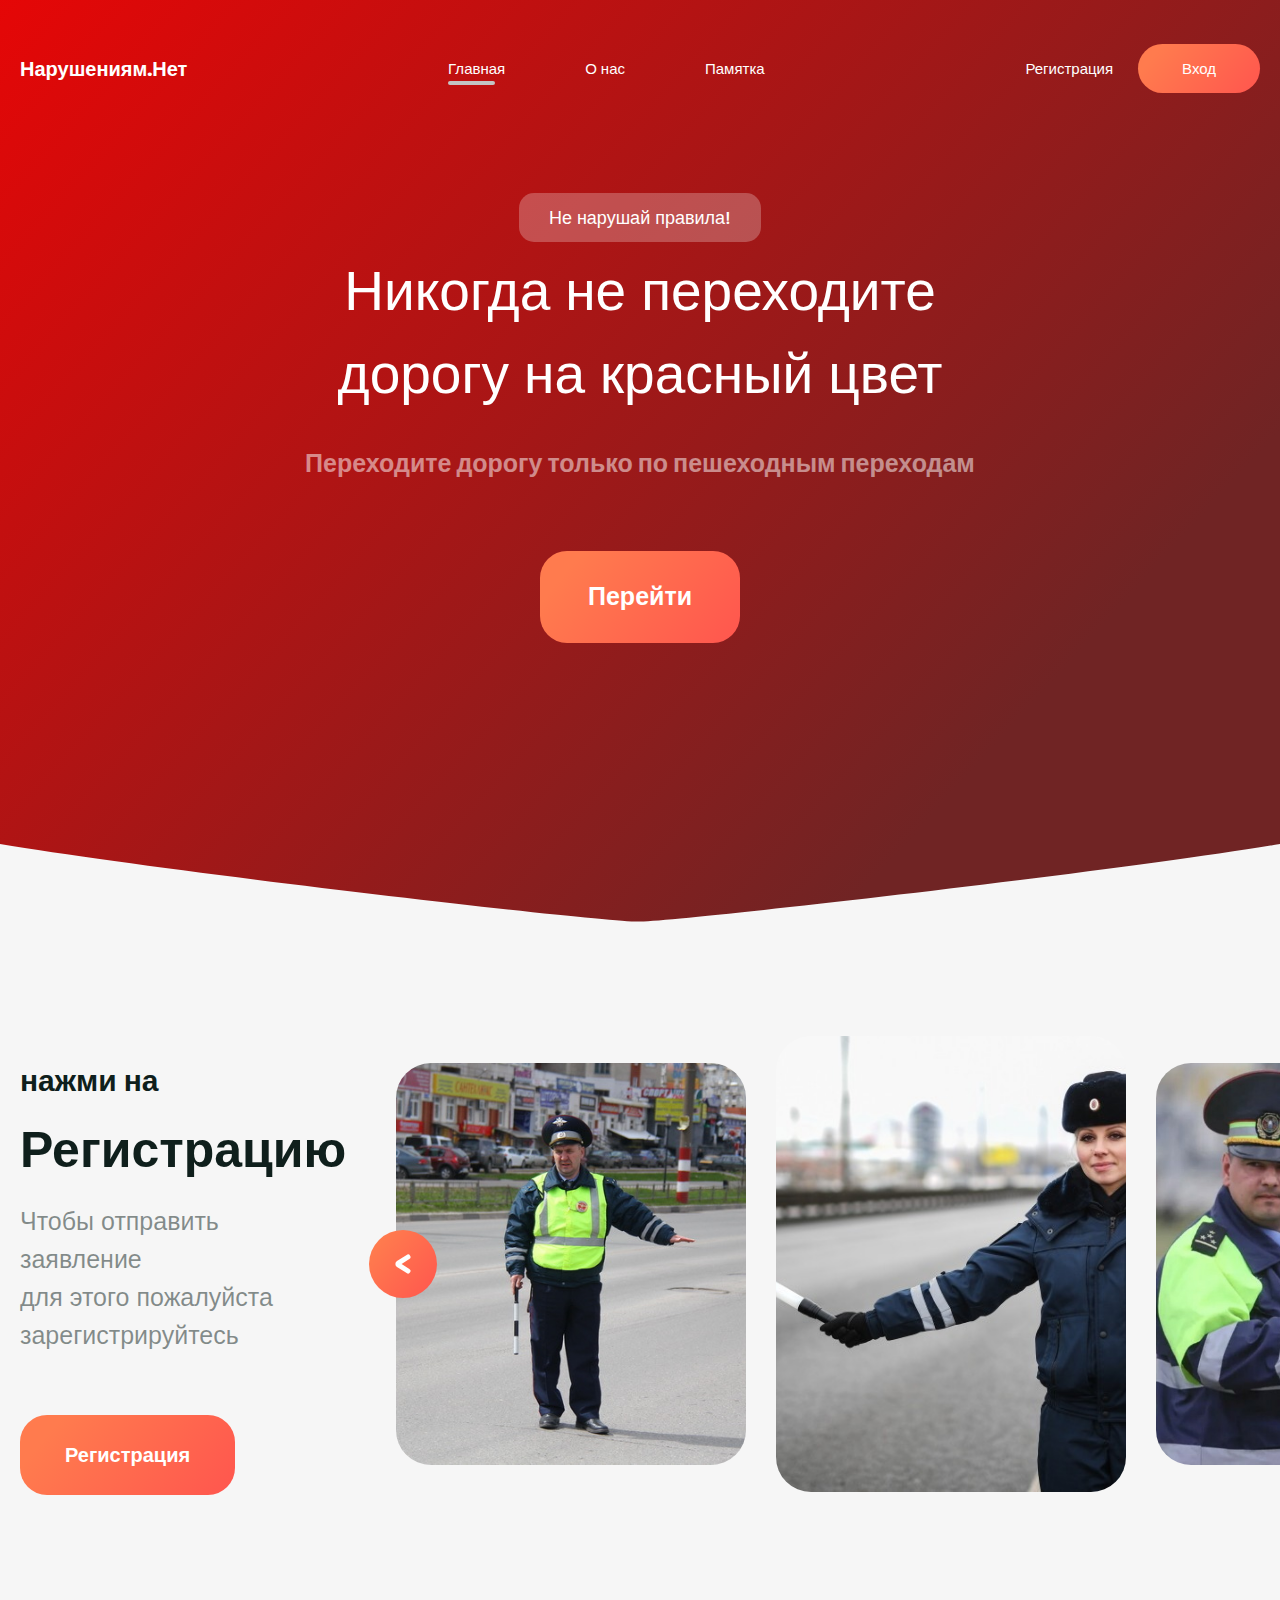
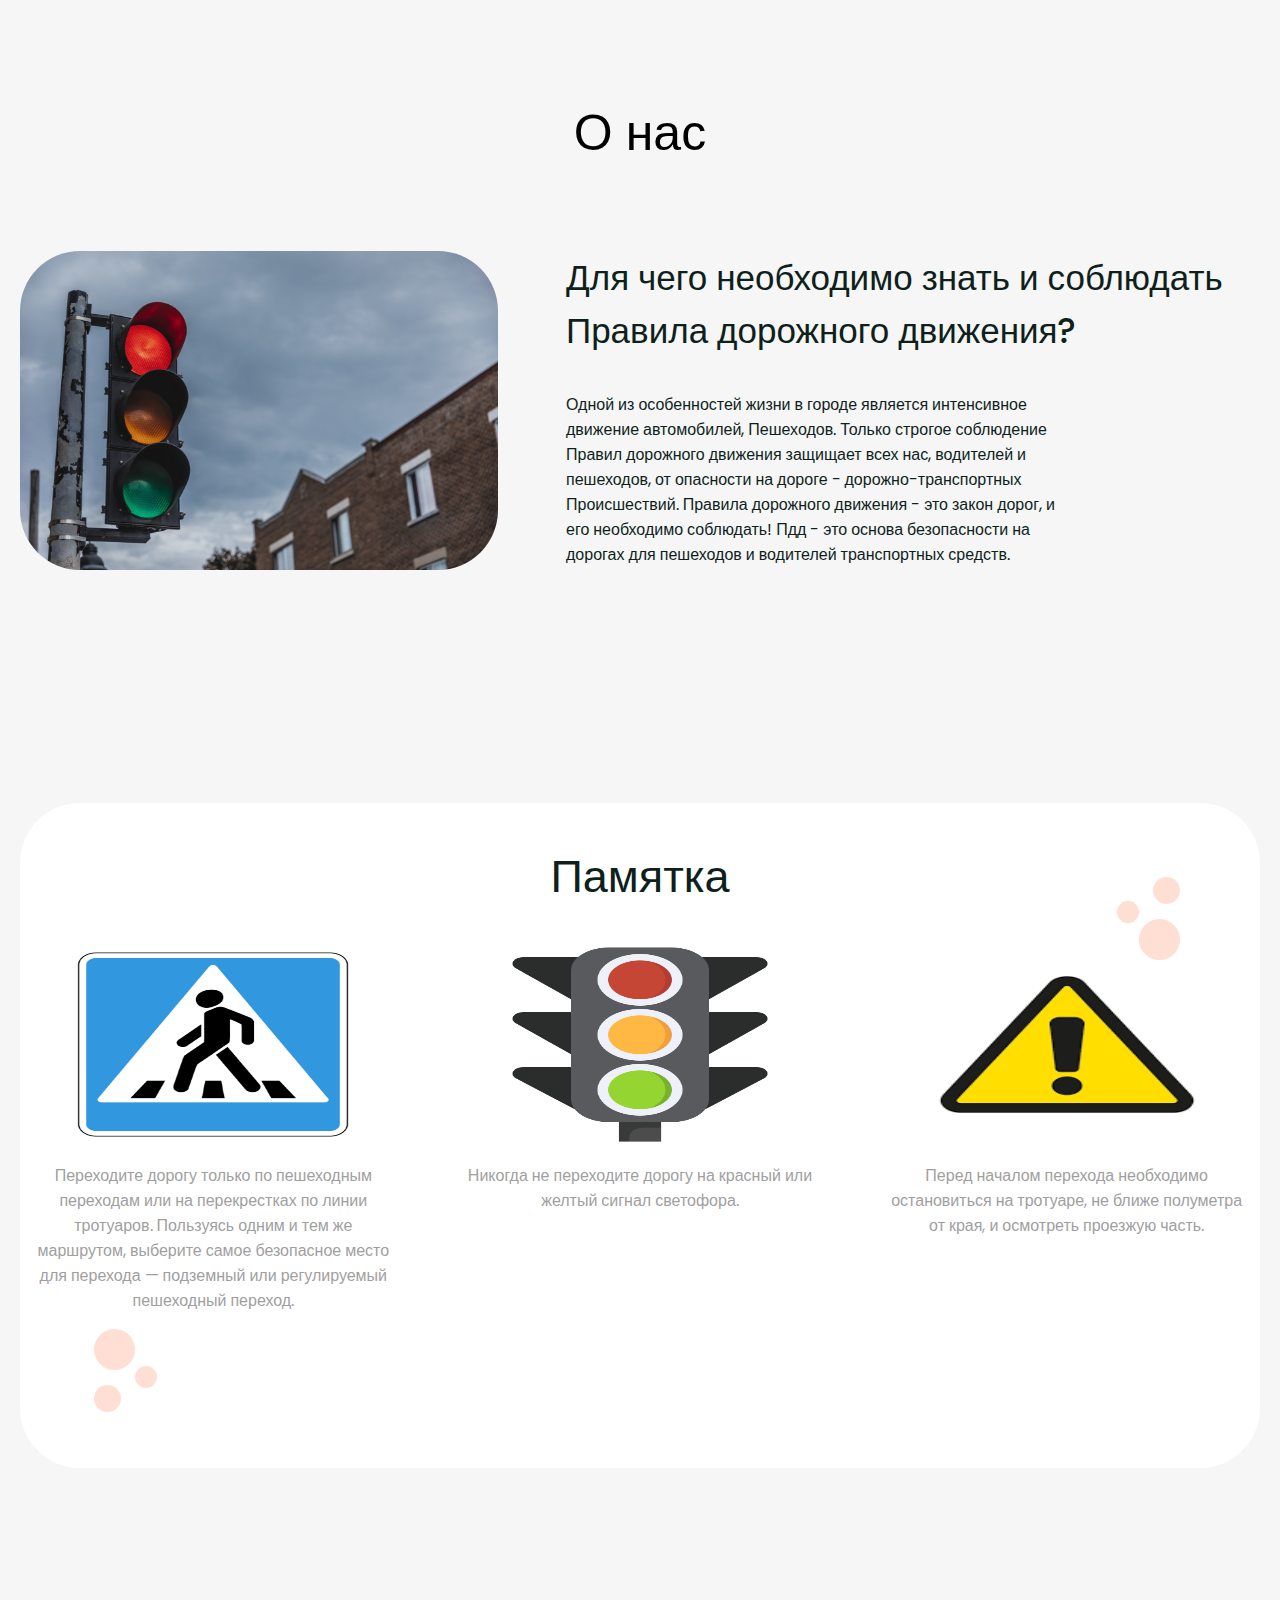
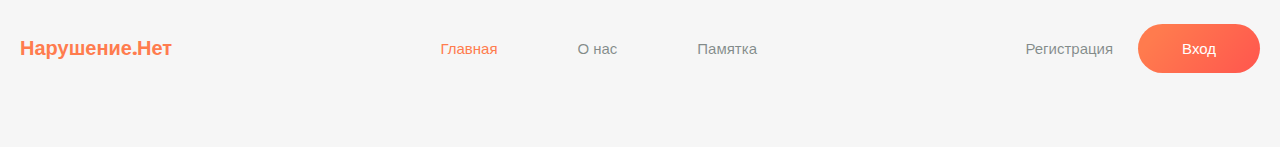
<file: index.html>
<!DOCTYPE html>
<html lang="ru">
	<head>
		<meta charset="UTF-8" />
		<meta http-equiv="X-UA-Compatible" content="IE=edge" />
		 <meta name="viewport" content="width=device-width, initial-scale=1.0" /> 
		<title>Travel project</title>
		<link rel="stylesheet" href="./css/main.css" />
		<link rel="stylesheet" href="https://libs.cdnjs.net/font-awesome/6.5.1/css/all.min.css">
		<link
			rel="stylesheet"
			href="https://cdnjs.cloudflare.com/ajax/libs/OwlCarousel2/2.3.4/assets/owl.carousel.min.css"
			integrity="sha512-tS3S5qG0BlhnQROyJXvNjeEM4UpMXHrQfTGmbQ1gKmelCxlSEBUaxhRBj/EFTzpbP4RVSrpEikbmdJobCvhE3g=="
			crossorigin="anonymous"
			referrerpolicy="no-referrer"
		/>
		<link
			rel="stylesheet"
			href="https://cdnjs.cloudflare.com/ajax/libs/OwlCarousel2/2.3.4/assets/owl.theme.default.css"
			integrity="sha512-OTcub78R3msOCtY3Tc6FzeDJ8N9qvQn1Ph49ou13xgA9VsH9+LRxoFU6EqLhW4+PKRfU+/HReXmSZXHEkpYoOA=="
			crossorigin="anonymous"
			referrerpolicy="no-referrer"
		/>
	</head>
	<body>
		<header class="header ">
			<div class="container">
				<div class="header__top">
					<nav class="nav ">
						<div class="nav__logo ">
							<h2 class="logo"><a href="#!">Нарушениям.Нет</a></h2>
						</div>

						<ul class="nav__list nav__list--header">
							<li><a href="index.html" class="active">Главная</a></li>
							<li><a href="#customers">О нас</a></li>
							<li><a href="#cta">Памятка</a></li>
						</ul>

						<ul class="nav__login nav__login--header">
							<li><a href="#!" data-popup="popup-order3">Регистрация</a></li>
							<li><a href="#!" class="btn btn--login" data-popup="popup-order2">Вход</a></li>
						</ul>

						<button type="button" class="nav__toggle">
							<div class="menu-icon-wrapper">
								<div class="menu-icon"></div>
							</div>
						</button>
					</nav>

					
					
				</div>

				<div class="header__row">
					<div class="header__content">
						<div class="header__badge">Не нарушай правила!</div>
						<h1 class="header__title">Никогда не переходите <br> дорогу на красный цвет</h1>
						<div class="header__text">
							<p>Переходите дорогу только по пешеходным переходам</p>
						</div>
						<a href="#main" class="btn btn--header">Перейти</a>
					</div>

					
				</div>
			</div>
		</header>

		<main class="main" id="main">
			<section class="destinations" id="destinations">
				<div class="container-right">
					<div class="destinations__row">
						<div class="destinations__content">
							<h2 class="destinations__title">
								<span>нажми на</span>
								Регистрацию
							</h2>
							<div class="destinations__text">
								<p>Чтобы отправить заявление <br> для этого  пожалуйста зарегистрируйтесь</p>
							</div>
							<a href="#!" class="btn">Регистрация</a>
						</div>

						<div class="destinations__slider">
							<div class="slider">
								<div class="owl-carousel">
									<img class="slider__item" src="./img/slider/04.jpg" alt="Slider item" />
									<img class="slider__item" src="./img/slider/05.jpg" alt="Slider item" />
									<img class="slider__item" src="./img/slider/06.jpg" alt="Slider item" />
								</div>
								<button class="slider__btn slider__btn--prev">
									<img src="./img/slider/arrow-left.svg" alt="" />
								</button>
								<button class="slider__btn slider__btn--next">
									<img src="./img/slider/arrow-right.svg" alt="" />
								</button>
							</div>
						</div>
					</div>
				</div>
			</section>

			<section class="customers" id="customers">
				<h1 class="section-title">О нас</h1>
				<div class="container">
					<div class="customers__row">
						<div class="customers__img">
							<img src="./img/customers/customers1.jpg" alt="Customer" />
						</div>
						<div class="customers__content">
							<h2 class="customers__title">Для чего необходимо знать и соблюдать Правила
								дорожного движения?</h2>

							<div class="review">
								<p>Одной из особенностей жизни в городе является интенсивное движение автомобилей, Пешеходов. Только строгое соблюдение Правил дорожного движения защищает всех нас, водителей и пешеходов, от опасности на дороге - дорожно-транспортных Происшествий. Правила дорожного движения - это закон дорог, и его необходимо соблюдать! Пдд - это основа безопасности на дорогах для пешеходов и водителей транспортных средств.</p>
							</div>
						</div>
					</div>
				</div>
			</section>

			<section class="cta" id="cta">
				<div class="container">
					<div class="cta__plate">
						<h2 class="cta__title">
							Памятка
						</h2>
						<div class="catalog">
							<div class="catalog__item">
								<div class="product catalog__product">
									<picture>
										<img class="product__img" src="img/cta/cta-img.jpg" alt="">
									</picture>
									<div class="product__content">
										<p class="product__description">Переходите дорогу только по пешеходным переходам или на перекрестках по линии тротуаров. Пользуясь одним и тем же маршрутом, выберите самое безопасное место для перехода — подземный или регулируемый пешеходный переход.</p>
									</div>
								</div>
							</div>
							<div class="catalog__item">
								<div class="product catalog__product">
									<picture>
										<img class="product__img" src="img/cta/cta-img2.jpg" alt="">
									</picture>
									<div class="product__content">
										<p class="product__description">Никогда не переходите дорогу на красный или желтый сигнал светофора.</p>
									</div>
								</div>
							</div>
							<div class="catalog__item">
								<div class="product catalog__product">
									<picture>
										<img class="product__img" src="img/cta/cta-img3.jpg" alt="">
									</picture>
									<div class="product__content">
										<p class="product__description">Перед началом перехода необходимо остановиться на тротуаре, не ближе полуметра от края, и осмотреть проезжую часть.</p>
									</div>
								</div>
							</div>
						</div>
					</div>
				</div>
			</section>

		</main>

		<footer class="footer ">
			<div class="container">
				<nav class="nav nav--footer">
					<div class="nav__logo">
						<h2 class="logo logo--footer"><a href="#!">Нарушение.Нет</a></h2>
					</div>

					<ul class="nav__list nav__list--footer">
						<li><a href="index.html" class="active">Главная</a></li>
						<li><a href="#customers">О нас</a></li>
						<li><a href="#cta">Памятка</a></li>
					</ul>

					<ul class="nav__login nav__login--footer">
						<li><a href="#!">Регистрация</a></li>
						<li><a href="#!" class="btn btn--login">Вход</a></li>
					</ul>
				</nav>
			</div>
		</footer>

		<div class="popup popup-order2">
			<div class="popup__wrapper">
			  <div class="popup__inner">
				<div class="popup__content">
				  <button class="btn-close popup__btn-close popup-close"><i class="fa-solid fa-xmark"></i></button>
				  <h2 class="page-title popup__title">Вход</h2>
				  <div class="order">
					<form action="log-ins.php" method="post" id="contact_form" class="form form-send">
					  <input class="form__input" type="text" name="login" placeholder="Логин" id="login" required>
					  <input class="form__input" type="text" name="password" placeholder="Пароль" id="password" required>
					  <input class="btn form__btn" type="submit" value="Войти" name="add" id="event-form__button">
					</form>
				  </div>
				</div>
			  </div>
			</div>
		  </div>

		  <div class="popup popup-order3">
			<div class="popup__wrapper">
			  <div class="popup__inner">
				<div class="popup__content">
				  <button class="btn-close popup__btn-close popup-close"><i class="fa-solid fa-xmark"></i></button>
				  <h2 class="page-title popup__title">Регистрация</h2>
				  <div class="order">
					<form action="reg-ins.php" method="post" id="contact_form" class="form form-send">
					  <input class="form__input" type="text" name="user_login" placeholder="Логин" id="user_login" required>
					  <input class="form__input" type="text" name="user_password" placeholder="Пароль" id="user_password" required>
					  <input class="form__input" type="text" name="user_fio" placeholder="ФИО" id="user_fio" required>
					  <input class="form__input" type="text" name="user_phone" placeholder="Номер телефона" id="user_phone" required>
					  <input class="form__input" type="text" name="user_email" placeholder="Электронная почта" id="user_email" required>
					  <input class="btn form__btn" type="submit" value="Зарегистрироваться" name="add" id="event-form__button">
					</form>
				  </div>
				</div>
			  </div>
			</div>
		  </div>

		<script
			src="https://cdnjs.cloudflare.com/ajax/libs/jquery/3.6.0/jquery.min.js"
			referrerpolicy="no-referrer"
		></script>
		<script
			src="https://cdnjs.cloudflare.com/ajax/libs/OwlCarousel2/2.3.4/owl.carousel.min.js"
			integrity="sha512-bPs7Ae6pVvhOSiIcyUClR7/q2OAsRiovw4vAkX+zJbw3ShAeeqezq50RIIcIURq7Oa20rW2n2q+fyXBNcU9lrw=="
			crossorigin="anonymous"
			referrerpolicy="no-referrer"
		></script>
		<script src="./js/main.js"></script>
	</body>
</html>
</file>
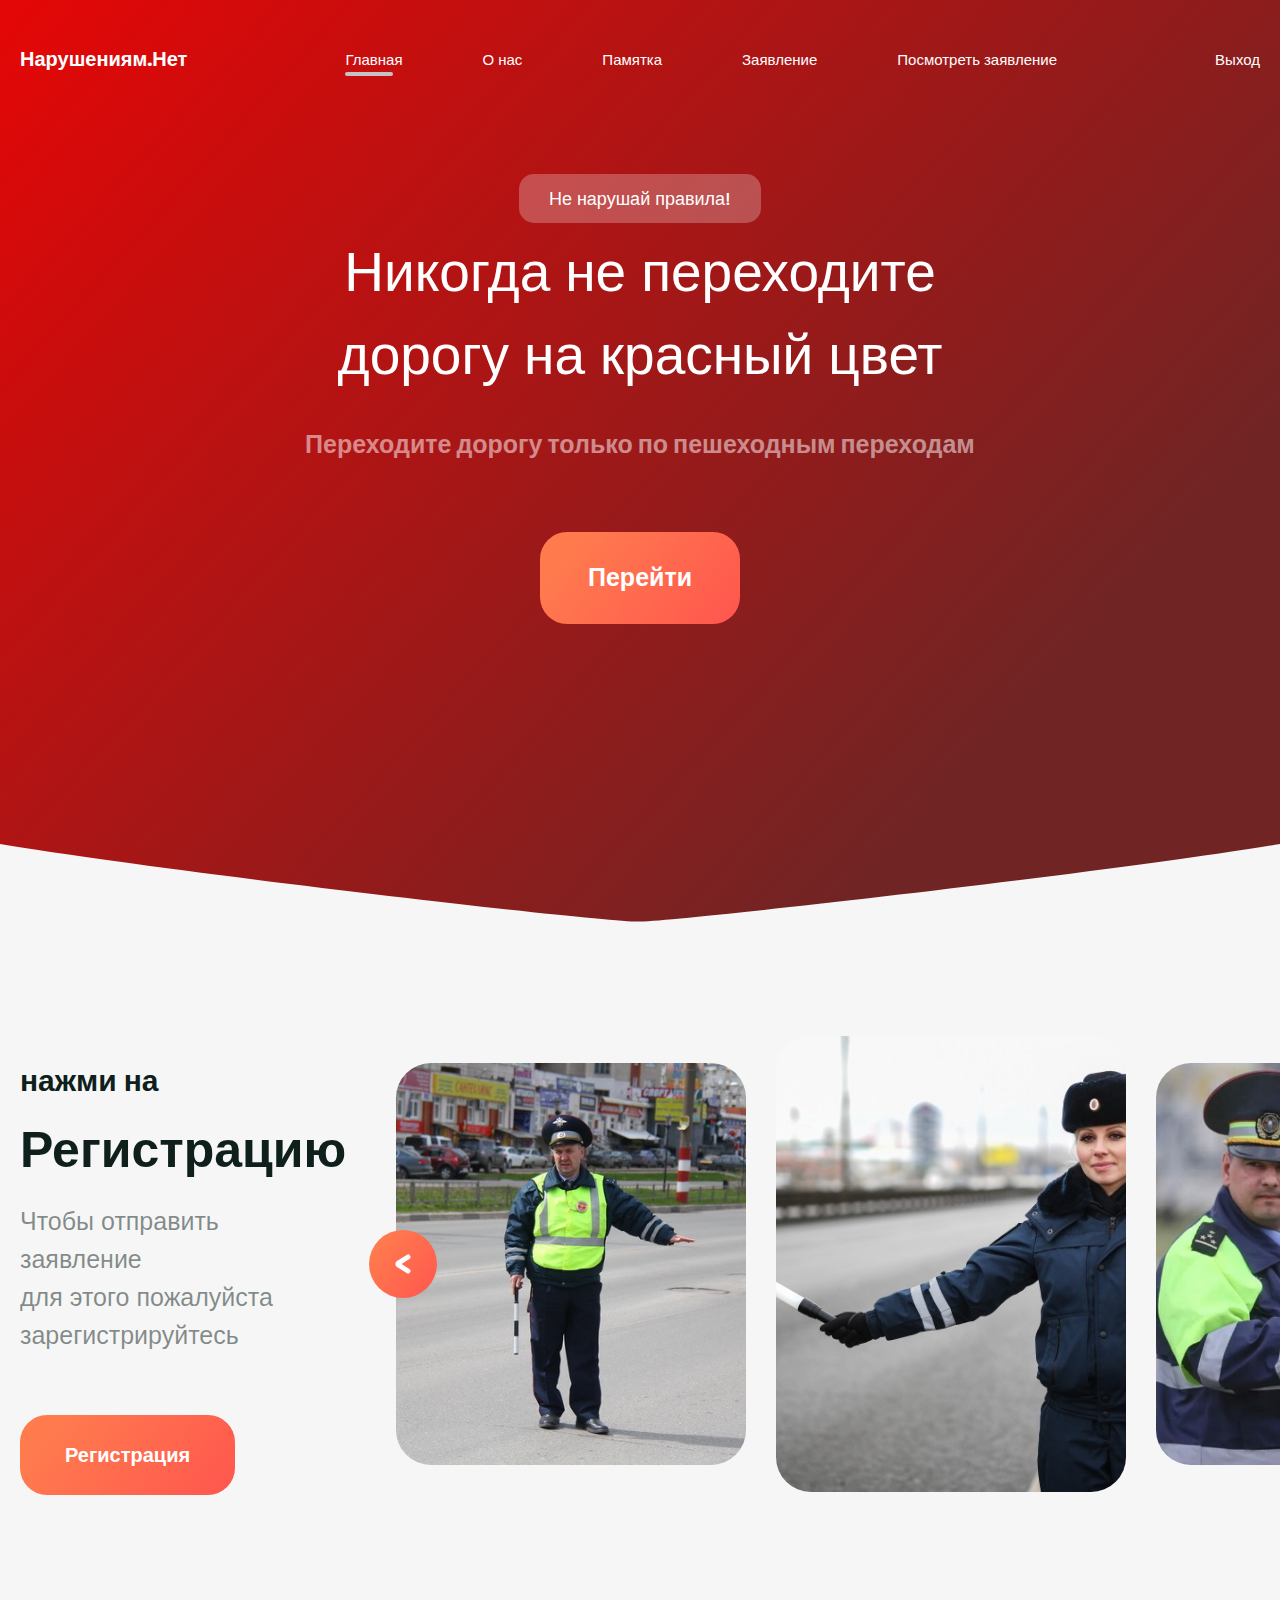
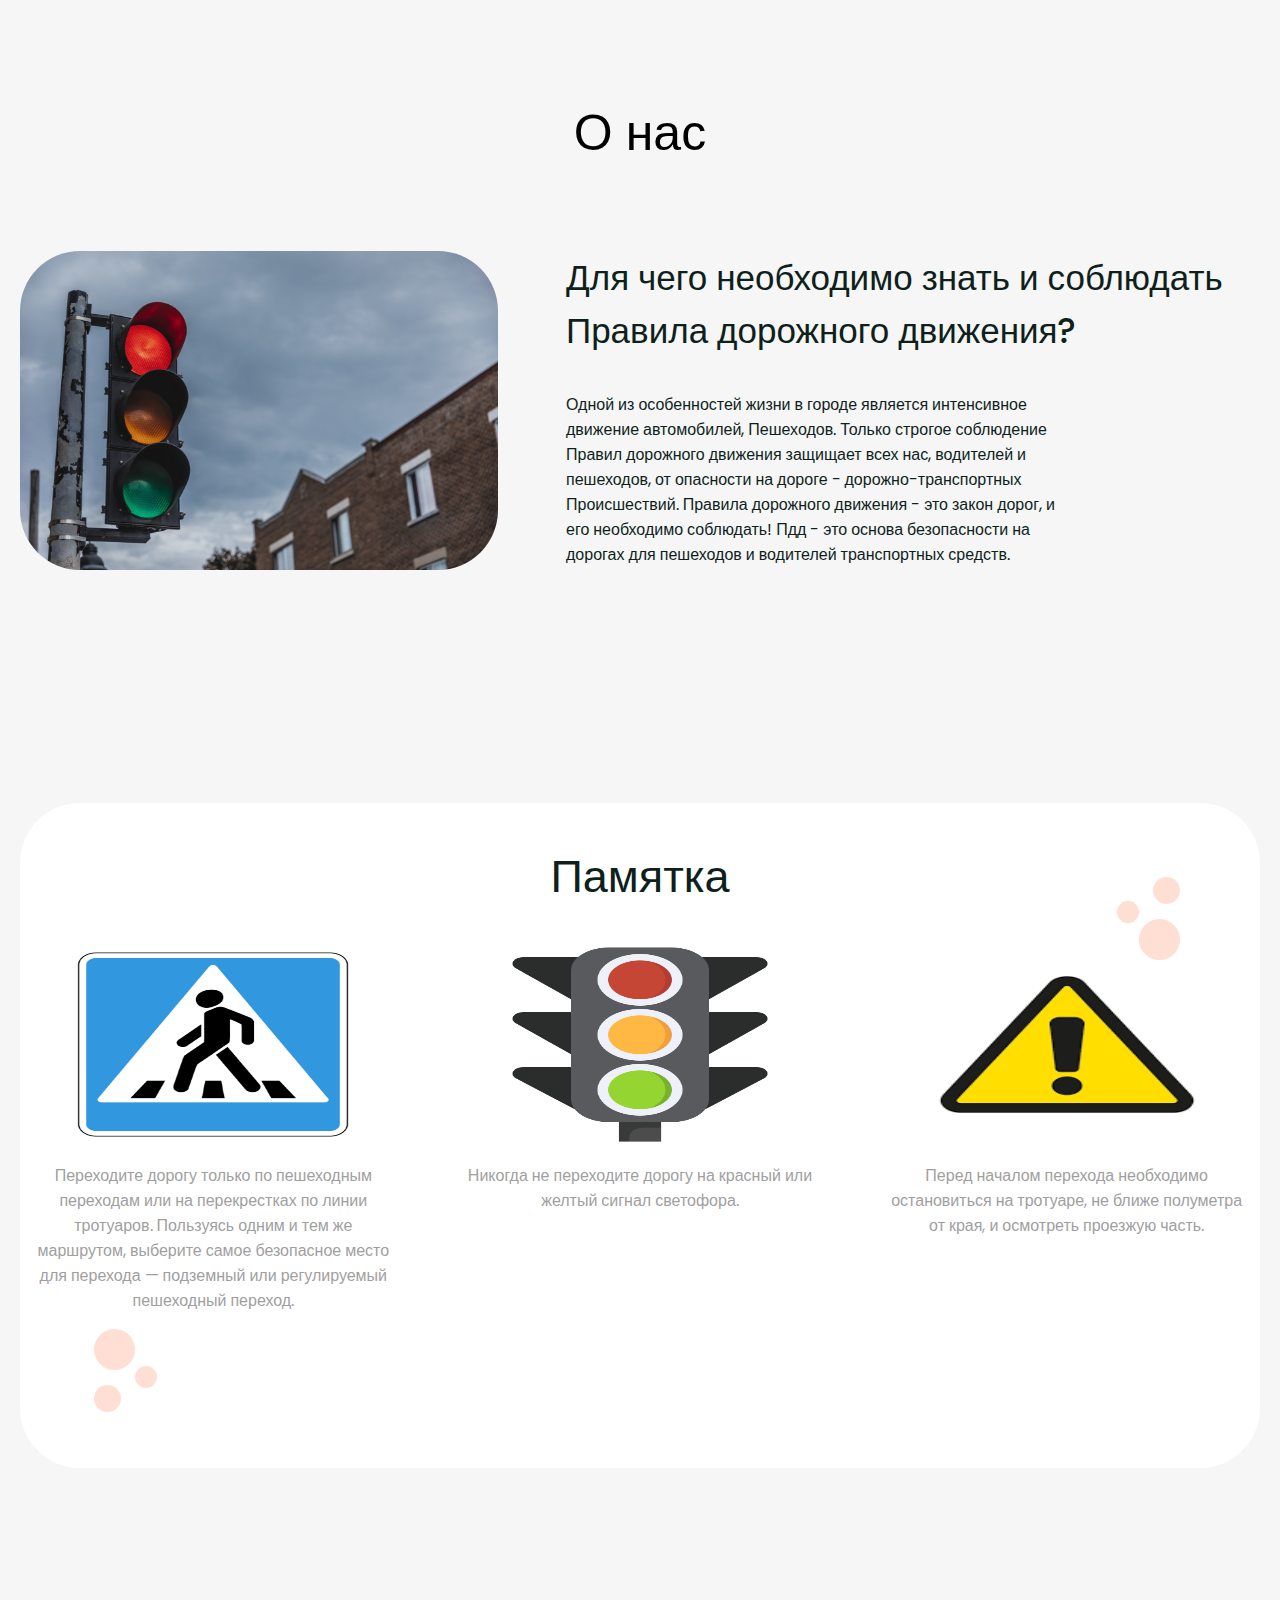
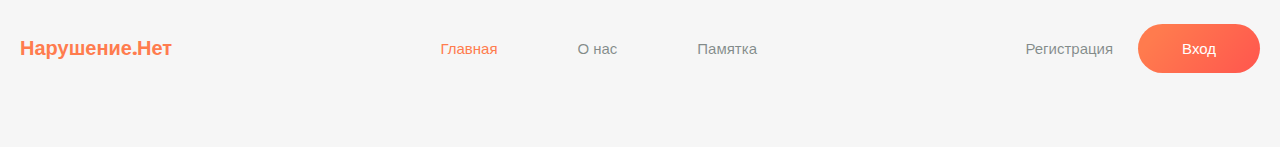
<file: statement.html>
<!DOCTYPE html>
<html lang="ru">
	<head>
		<meta charset="UTF-8" />
		<meta http-equiv="X-UA-Compatible" content="IE=edge" />
		 <meta name="viewport" content="width=device-width, initial-scale=1.0" /> 
		<title>Travel project</title>
		<link rel="stylesheet" href="./css/main.css" />
		<link rel="stylesheet" href="https://libs.cdnjs.net/font-awesome/6.5.1/css/all.min.css">
		<link
			rel="stylesheet"
			href="https://cdnjs.cloudflare.com/ajax/libs/OwlCarousel2/2.3.4/assets/owl.carousel.min.css"
			integrity="sha512-tS3S5qG0BlhnQROyJXvNjeEM4UpMXHrQfTGmbQ1gKmelCxlSEBUaxhRBj/EFTzpbP4RVSrpEikbmdJobCvhE3g=="
			crossorigin="anonymous"
			referrerpolicy="no-referrer"
		/>
		<link
			rel="stylesheet"
			href="https://cdnjs.cloudflare.com/ajax/libs/OwlCarousel2/2.3.4/assets/owl.theme.default.css"
			integrity="sha512-OTcub78R3msOCtY3Tc6FzeDJ8N9qvQn1Ph49ou13xgA9VsH9+LRxoFU6EqLhW4+PKRfU+/HReXmSZXHEkpYoOA=="
			crossorigin="anonymous"
			referrerpolicy="no-referrer"
		/>
	</head>
	<body>
		<header class="header ">
			<div class="container">
				<div class="header__top">
					<nav class="nav ">
						<div class="nav__logo ">
							<h2 class="logo"><a href="#!">Нарушениям.Нет</a></h2>
						</div>

						<ul class="nav__list nav__list--header">
							<li><a href="index.html" class="active">Главная</a></li>
							<li><a href="#customers">О нас</a></li>
							<li><a href="#cta">Памятка</a></li>
                            <li><a href="#" data-popup="popup-order">Заявление</a></li>
                            <li><a href="admin_statement.php">Посмотреть заявление</a></li>
						</ul>

						<ul class="nav__login nav__login--header">
							<li><a href="index.html">Выход</a></li>
						</ul>

						<button type="button" class="nav__toggle">
							<div class="menu-icon-wrapper">
								<div class="menu-icon"></div>
							</div>
						</button>
					</nav>

					
					
				</div>

				<div class="header__row">
					<div class="header__content">
						<div class="header__badge">Не нарушай правила!</div>
						<h1 class="header__title">Никогда не переходите <br> дорогу на красный цвет</h1>
						<div class="header__text">
							<p>Переходите дорогу только по пешеходным переходам</p>
						</div>
						<a href="#main" class="btn btn--header">Перейти</a>
					</div>

					
				</div>
			</div>
		</header>

		<main class="main" id="main">
			<section class="destinations" id="destinations">
				<div class="container-right">
					<div class="destinations__row">
						<div class="destinations__content">
							<h2 class="destinations__title">
								<span>нажми на</span>
								Регистрацию
							</h2>
							<div class="destinations__text">
								<p>Чтобы отправить заявление <br> для этого  пожалуйста зарегистрируйтесь</p>
							</div>
							<a href="#!" class="btn">Регистрация</a>
						</div>

						<div class="destinations__slider">
							<div class="slider">
								<div class="owl-carousel">
									<img class="slider__item" src="./img/slider/04.jpg" alt="Slider item" />
									<img class="slider__item" src="./img/slider/05.jpg" alt="Slider item" />
									<img class="slider__item" src="./img/slider/06.jpg" alt="Slider item" />
								</div>
								<button class="slider__btn slider__btn--prev">
									<img src="./img/slider/arrow-left.svg" alt="" />
								</button>
								<button class="slider__btn slider__btn--next">
									<img src="./img/slider/arrow-right.svg" alt="" />
								</button>
							</div>
						</div>
					</div>
				</div>
			</section>

			<section class="customers" id="customers">
				<h1 class="section-title">О нас</h1>
				<div class="container">
					<div class="customers__row">
						<div class="customers__img">
							<img src="./img/customers/customers1.jpg" alt="Customer" />
						</div>
						<div class="customers__content">
							<h2 class="customers__title">Для чего необходимо знать и соблюдать Правила
								дорожного движения?</h2>

							<div class="review">
								<p>Одной из особенностей жизни в городе является интенсивное движение автомобилей, Пешеходов. Только строгое соблюдение Правил дорожного движения защищает всех нас, водителей и пешеходов, от опасности на дороге - дорожно-транспортных Происшествий. Правила дорожного движения - это закон дорог, и его необходимо соблюдать! Пдд - это основа безопасности на дорогах для пешеходов и водителей транспортных средств.</p>
							</div>
						</div>
					</div>
				</div>
			</section>

			<section class="cta" id="cta">
				<div class="container">
					<div class="cta__plate">
						<h2 class="cta__title">
							Памятка
						</h2>
						<div class="catalog">
							<div class="catalog__item">
								<div class="product catalog__product">
									<picture>
										<img class="product__img" src="img/cta/cta-img.jpg" alt="">
									</picture>
									<div class="product__content">
										<p class="product__description">Переходите дорогу только по пешеходным переходам или на перекрестках по линии тротуаров. Пользуясь одним и тем же маршрутом, выберите самое безопасное место для перехода — подземный или регулируемый пешеходный переход.</p>
									</div>
								</div>
							</div>
							<div class="catalog__item">
								<div class="product catalog__product">
									<picture>
										<img class="product__img" src="img/cta/cta-img2.jpg" alt="">
									</picture>
									<div class="product__content">
										<p class="product__description">Никогда не переходите дорогу на красный или желтый сигнал светофора.</p>
									</div>
								</div>
							</div>
							<div class="catalog__item">
								<div class="product catalog__product">
									<picture>
										<img class="product__img" src="img/cta/cta-img3.jpg" alt="">
									</picture>
									<div class="product__content">
										<p class="product__description">Перед началом перехода необходимо остановиться на тротуаре, не ближе полуметра от края, и осмотреть проезжую часть.</p>
									</div>
								</div>
							</div>
						</div>
					</div>
				</div>
			</section>

		</main>

		<footer class="footer ">
			<div class="container">
				<nav class="nav nav--footer">
					<div class="nav__logo">
						<h2 class="logo logo--footer"><a href="#!">Нарушение.Нет</a></h2>
					</div>

					<ul class="nav__list nav__list--footer">
						<li><a href="index.html" class="active">Главная</a></li>
						<li><a href="#customers">О нас</a></li>
						<li><a href="#cta">Памятка</a></li>
					</ul>

					<ul class="nav__login nav__login--footer">
						<li><a href="#!">Регистрация</a></li>
						<li><a href="#!" class="btn btn--login">Вход</a></li>
					</ul>
				</nav>
			</div>
		</footer>

		<!-- popup-order -->
<div class="popup popup-order">
    <div class="popup__wrapper">
      <div class="popup__inner">
        <div class="popup__content">
          <button class="btn-close popup__btn-close popup-close"></button>
          <h2 class="page-title popup__title">Сформировать заявление</h2>
          <div class="order">
            <form action="statement.php" method="post" class="form form-send">
              <input class="form__input" type="text" name="car_number" placeholder="Регистрационный номер автомобиля" id="car_number" required>
              <input class="form__input" type="text" name="description" placeholder="Описание нарушения" id="description" required>
              <input class="btn form__btn" type="submit" name="statement" value="Отправить">
            </form>
          </div>
        </div>
      </div>
    </div>
  </div>
  <!-- /.popup-order -->

		<script
			src="https://cdnjs.cloudflare.com/ajax/libs/jquery/3.6.0/jquery.min.js"
			referrerpolicy="no-referrer"
		></script>
		<script
			src="https://cdnjs.cloudflare.com/ajax/libs/OwlCarousel2/2.3.4/owl.carousel.min.js"
			integrity="sha512-bPs7Ae6pVvhOSiIcyUClR7/q2OAsRiovw4vAkX+zJbw3ShAeeqezq50RIIcIURq7Oa20rW2n2q+fyXBNcU9lrw=="
			crossorigin="anonymous"
			referrerpolicy="no-referrer"
		></script>
		<script src="./js/main.js"></script>
	</body>
</html>
</file>
<file: css/main.css>
@import './reset.css';
@import url('https://fonts.googleapis.com/css2?family=Poppins:wght@400;500;600;700&display=swap');

html {
	scroll-behavior: smooth;
}

:root {
	--container-width: 1270px;
	--container-padding: 15px;
	--secondary: rgba(15, 31, 28, 0.5);
    --orange: #FF7C4E;
}

body {
	font-family: 'Poppins', sans-serif;
	background-color: #f6f6f6;
	color: #0f1f1c;
}

.none {
	display: none !important;
}

.container {
	max-width: var(--container-width);
	padding: 0 var(--container-padding);
	margin: 0 auto;
}

.container-right {
	padding-left: calc((100% - var(--container-width)) / 2 + var(--container-padding));
}

.container-left {
	padding-right: calc((100% - var(--container-width)) / 2 + var(--container-padding));
}

.block {
	height: 200px;
	background-color: darkseagreen;
}

.section-title {
	font-size: 50px;
	color: black;
	text-align: center;
	margin-bottom: 80px;
}
/* Header */

.header {
	overflow: hidden;
	position: relative;
	min-height: 940px;
	padding-top: 44px;
	background: linear-gradient(132.05deg, #ff0000 -17.38%, #702424 78.4%), #e80c0c;;
	color: #fff;
}

.header a {
	color: #fff;
}

.header::after {
	content: '';
	position: absolute;
	left: 0;
	bottom: 0;
	width: 100%;
	height: 96px;

	background-image: url('./../img/header/header-bottom.svg');
	background-size: 100%;
}

.header__top {
	margin-bottom: 86px;
}

.header__row {
	margin-top: 100px;
}



.header__content {
	z-index: 1;
	text-align: center;
}



/* Nav */

.nav {
	display: flex;
	justify-content: space-between;
	align-items: center;
	column-gap: 80px;
}

.nav__list {
	display: flex;
	column-gap: 80px;
	font-size: 15px;
	font-weight: 500;
}



.nav__list a {
	position: relative;
}

.nav__list a.active::after,
.nav__list a:hover::after {
	content: '';

	position: absolute;
	left: 0;
	right: 10px;
	bottom: -6px;

	display: block;
	/* width: 35px; */
	height: 4px;
	background-color: #c4c4c4;
	border-radius: 50px;
}

.nav__list.nav__list--footer a.active::after,
.nav__list.nav__list--footer a:hover::after {
    display: none;
}

.nav__list.nav__list--footer a.active,
.nav__list.nav__list--footer a:hover {
    color: var(--orange);
}

.nav__login {
	display: flex;
	align-items: center;
	column-gap: 25px;

	font-size: 15px;
	font-weight: 500;
}

.nav__toggle {
	display: none;
}

/* Logo */

.logo {
	font-size: 20px;
	color: #fff;
	font-weight: 700;
}

.logo a {
	color: inherit !important;
}

.logo--footer {
    color: var(--orange);
}

/* Header content */

.header__badge {
	margin-bottom: 7px;
	display: inline-block;
	padding: 11px 30px;
	font-size: 18px;
	font-weight: 500;

	background: rgba(255, 255, 255, 0.25);
	border-radius: 15px;
}

.header__title {
	margin-bottom: 30px;
	font-size: 55px;
}

.header__text {
	margin-bottom: 68px;
	font-size: 25px;
	font-weight: 700;
	color: rgba(255, 255, 255, 0.5);
}

/* Destinations */

.destinations {
	overflow-x: hidden;
	padding: 96px 0 100px;
}

.destinations__row {
	display: flex;
	column-gap: 50px;
}

.destinations__content {
	max-width: 456px;
}

.destinations__slider {
	width: 1110px;
	flex-shrink: 0;
}

.destinations__title {
	margin-bottom: 15px;
	font-size: 50px;
	font-weight: 600;
}

.destinations__title span {
	font-size: 30px;
}

.destinations__text {
	margin-bottom: 60px;
	font-size: 25px;
	font-weight: 500;
	color: var(--secondary);
}

/* Slider */

.slider {
	position: relative;
	height: 456px;
}

.slider__item {
	margin-top: 27px;

	width: 335px;
	height: 402px;
	object-fit: cover;
	border-radius: 35px;

	transition: 0.2s ease-in;
}

.slider .center .slider__item {
	margin-top: 0;
	width: 380px;
	height: 456px;
}

.slider__btn {
	position: absolute;
	top: 50%;
	transform: translateY(-50%);
	z-index: 9;

	display: block;
	width: 68px;
	height: 68px;
	border-radius: 50%;

	display: flex;
	align-items: center;

	background: linear-gradient(129.54deg, #ff7b4e 15.57%, #ff584e 95.03%), #8b8b8b;
}

.slider__btn--prev {
	left: -27px;
	padding-left: 26px;
	justify-content: flex-start;
}

.slider__btn--next {
	right: -27px;
	padding-right: 26px;
	justify-content: flex-end;
}

/* Customers */

.customers {
	padding: 100px 0 133px;
}

.customers__row {
	display: flex;
	column-gap: 68px;
}

.customers__img {
	max-width: 478px;
}

.customers__img img {
	border-radius: 60px;
}

.customers__content {
}

.customers__title {
	margin-bottom: 35px;
	font-size: 35px;
	font-weight: 500;
}

/* Review */

.review {
	max-width: 490px;
}

.review__client {
	display: flex;
	align-items: center;
	column-gap: 33px;
	margin-bottom: 60px;
}

.review__client-avatar {
	overflow: hidden;
	width: 134px;
	height: 134px;
	border-radius: 50%;
	background-color: #ff794e;
}

.review__client-desc {
}

.review__client-desc-name {
	margin-bottom: 10px;
	font-size: 33px;
	font-weight: 500;
}
.review__client-desc-country {
	font-size: 25px;
	color: var(--secondary);
}

.review__text {
	margin-bottom: 30px;
	color: var(--secondary);
	font-size: 22px;
	font-weight: 500;
}
.review__rating {
}

/* CTA */

.cta {
	padding: 100px 0;
}

.cta__plate {
    position: relative;
	display: flex;
	flex-direction: column;
	align-items: center;

	min-height: 580px;
	padding: 40px 15px;

	background-color: #fff;
	border-radius: 60px;
}

.cta__plate::before,
.cta__plate::after {
    position: absolute;
    width: 63px;
    height: 83px;

    content: "";
}

.cta__plate::before {
    left: 74px;
    bottom: 56px;
    background-image: url("./../img/cta/cta-el-01.svg");
}

.cta__plate::after {
    top: 74px;
    right: 80px;
    background-image: url("./../img/cta/cta-el-02.svg");
}

.cta__title {
	font-size: 45px;
	font-weight: 500;
	margin-bottom: 30px;
}

.cta__text {
    margin-bottom: 60px;
    font-size: 30px;
    color: var(--secondary);
}

.catalog {
	display: flex;
    flex-wrap: wrap;
    margin: 0 -35px;
}

.catalog__item {
	width: calc(100% / 3);
    margin-bottom: 90px;
    padding: 0 35px;
    position: relative;
}

.product {
	display: flex;
    flex-direction: column;
    height: 100%;
}

.product__img {
	display: block;
    margin: 0 auto 15px;
    width: 340px;
    height: 207px;
    animation: anim 2s;
    animation-duration: 3s;
}

.product__content {
    margin-bottom: 25px;
    flex-grow: 1;
}

.product__description {
    margin: 0;
    color: #9f9f9f;
	text-align: center;
}

/* Subscribe */

.subscribe {
    padding: 35px 0 50px;
}

.subscribe__content {
    display: flex;
    flex-direction: column;
    align-items: center;

    text-align: center;
}

.subscribe__title {
    margin-bottom: 60px;
    max-width: 494px;
    font-size: 55px;
    font-weight: 600;
}

/* subscribe-form */

.subscribe-form {
    padding: 12px 15px 12px 46px;
    border-radius: 35px;
    background-color: #fff;

    display: flex;
    column-gap: 20px;
}

.subscribe-form__input {
    font-size: 24px;
    font-weight: 500;
}

.subscribe-form__input::placeholder {
    color: var(--secondary);
}

/* Footer */

.footer {
    padding: 56px 0 74px;
}

.footer a {
    color: var(--secondary)
}

/* Buttons */

.btn {
	display: inline-block;
	padding: 25px 45px;
    color: #fff !important;

	background: linear-gradient(129.54deg, #ff7b4e 15.57%, #ff584e 95.03%);
	border-radius: 27px;

	font-size: 20px;
	font-weight: 600;
}

.btn:hover {
	color: rgb(245, 233, 127) !important;
	transition: color 0.2s ease-in;
}

.btn:active {
	position: relative;
	top: 1px;
}

.btn--login {
    padding: 13px 44px;
    font-size: 15px;
    font-weight: 500;
    border-radius: 100px;
}

.btn--header {
    padding: 27px 48px;
    font-size: 25px;
}

.btn--subscribe {
	padding: 36px 86px;
	font-size: 25px;
	border-radius: 35px;
}

/* Menu Icon */

.menu-icon-wrapper {
	--time: 0.1s;
	--width: 40px;
	--height: 30px;
	--line-height: 4px;
	--color: #fff;

	height: var(--height);
	width: var(--width);
	display: flex;
	justify-content: center;
	align-items: center;
}

.menu-icon {
	position: relative;
	width: var(--width);
	height: var(--line-height);
	background-color: var(--color);
}

.menu-icon::before,
.menu-icon::after {
	content: '';
	display: block;

	position: absolute;
	left: 0;

	width: var(--width);
	height: var(--line-height);

	background-color: var(--color);
	transition: transform var(--time) ease-in, top var(--time) linear var(--time);
}

.menu-icon::before {
	top: calc(var(--line-height) * -2);
}

.menu-icon::after {
	top: calc(var(--line-height) * 2);
}

.menu-icon.menu-icon--active {
	background-color: transparent;
}

.menu-icon.menu-icon--active::before,
.menu-icon.menu-icon--active::after {
	top: 0;
	transition: top var(--time) linear, transform var(--time) ease-in var(--time);
}

.menu-icon.menu-icon--active::before {
	transform: rotate(45deg);
}

.menu-icon.menu-icon--active::after {
	transform: rotate(-45deg);
}


/* media */

@media (max-width: 1269px) {
	.container-right {
		padding-left: 15px;
	}
	.container-left {
		padding-left: 15px;
	}


	
}

@media (max-width: 1200px) {
	.destinations__slider {
		width: 900px;
	}
}

@media (max-width: 1000px) {
	 .nav__list--header {
		display: none;
	}
	.nav__login--header {
		display: none;
	}
	.nav__toggle {
		display: block;
	}

	/* footer*/

	.nav__list {
		column-gap: 50px;
	}

	.nav {
		column-gap: 50px;
	}

	/* end*/


	.nav--mobile {
		position: fixed;
		left: 0;
		top: 0;
		width: 100%;
		height: 100%;
		z-index: 99;
		background: linear-gradient(209deg, #428e5f -17.38%, #112120 78.4%), #204434;
		flex-direction: column;
		padding-top: 40px;
		padding-bottom: 40px;
		align-items: center;
	}

	.nav--mobile .logo {
		font-size: 34px;

	}

	.nav--mobile .nav__list {
		flex-direction: column;
		align-items: center;
		row-gap: 40px;
		font-size: 22px;
		display: flex;

	}

	.nav--mobile .nav__list a.active::after,
	.nav--mobile .nav__list a:hover::after {
		display: none;
	}

	.nav--mobile .nav__login {
		flex-direction: column;
		align-items: center;
		row-gap: 40px;
		font-size: 22px;
		display: flex;
		
	}

	.nav--mobile .nav__toggle {
		position: fixed;
		top: 50px;
		right: 50px;

	}

	.no-scroll {
		overflow-y: hidden;
	}

	


	.header__img img {
		right: -256px;

	}

	.header__img::after {
		right: -300px;
	}

	.destinations__slider {
		width: 600px;
	}

	.slider .slider__item {
		width: 223px;
		height: 268px;
		margin-top: 18px;
	}

	.slider .center .slider__item {
		width: 253px;
		height: 304px;
		margin-top: 0;
	}

	.slider {
		height: 304px;
	}

	.customers {
		padding: 50px 0 60px;
	}

	.customers__row {
		flex-direction: column-reverse;
		row-gap: 30px;
	}

	.customers__title {
		margin-bottom: 25px;
		font-size: 35px;
	}

	.review__client-avatar {
		width: 80px;
		height: 80px;
	}

	.review__client {
		column-gap: 30px;
		margin-bottom: 20px;
	}

	.review__client-desc-name {
		margin-bottom: 5px;
		font-size: 23px;
	}

	.review__client-desc-country {
		font-size: 18px;
	}
	
	.review__text {
		margin-bottom: 20px;
		font-size: 18px;
	}

	.review__rating {
		max-width: 200px;
	}

	.customers__img img {
		max-width: 300px;
		border-radius: 40px;
	}
}


@media (max-width: 850px) {
	.header__row {
		flex-direction: column;
	}


	.header::after {
		display: none;
	}

	.header__title {
		margin-bottom: 20px;
		font-size: 35px;
	}

	.header__text {
		margin-bottom: 40px;
		font-size: 20px;
		max-width: 820px;
	}

	.header__badge {
	margin-bottom: 5px;
    padding: 8px 20px;
    font-size: 16px;
    border-radius: 15px;
	}

	.btn--header {
		padding: 20px 30px;
		font-size: 20px;
		border-radius: 18px;
	}

	.header {
		padding: 20px 0 40px 0;
		min-height: unset;
	}

	.header__top {
		margin-bottom: 40px;
	}

	.destinations__row {
		flex-direction: column;
		row-gap: 30px;
	}

	.destinations__slider {
		width: 100%;
		
	}

	.slider__btn--prev {
		left: -15px
	}

	.slider__btn--next {
		right: -15px;
	}

	.container-right {
		padding-right: 15px;
	}

	.destinations {
		padding: 40px 0 50px;
	}

	.destinations__title {
		margin-bottom: 10px;
		font-size: 35px;
	}

	.destinations__title span {
		display: block;
		font-size: 20px;
	}

	.destinations__text {
		margin-bottom: 30px;
		font-size: 20px;
	}

	.btn {
		padding: 20px 35px;
		border-radius: 20px;
		font-size: 18px;
	}

	.btn--login {
		padding: 13px 44px;
		font-size: 15px;
		font-weight: 500;
		border-radius: 100px;
	}

	.cta {
		padding: 50px 0;
	}

	.cta__title {
		font-size: 35px;
		margin-bottom: 20px;
	}

	.cta__text {
		margin-bottom: 30px;
		font-size: 20px;
	}

	.cta__plate {
		padding: 20px 15px;
		min-height: 380px;
		border-radius: 40px;
	}

	.subscribe {
		padding: 25px 0 30px;
	}

	.subscribe__title {
		margin-bottom: 30px;
		font-size: 35px;
	}

	.nav__login--footer {
		display: none;
	}

	.catalog {
		flex-direction: column;
		justify-content: center;
		align-items: center;
	}

	
}

@media (max-width: 600px) {
	.nav--footer {
		flex-direction: column-reverse;
		row-gap: 30px;
	}

	.product__img {
    	width: 150px;
    	height: 100px;
	}

	.product__description {
		font-size: 12px;
	}
}


@media (max-width: 460px) {
	.nav--mobile .nav__toggle {
		top: 20px;
		right: 15px;
	}

	.nav--mobile .nav__list,
	.nav--mobile .nav__login {
		row-gap: 20px;
	}
}

/* form start */
.form__input {
	display: block;
	width: 100%;
	padding: 20px 28px;
	background: #f7f7f7;
	border-radius: 32px;
	margin-bottom: 8px;
	border: 2px solid transparent;
	outline: none;
  }
  
  .form__input:focus {
	border-color: #4e81ff;
  }
  
  .form__btn {
	box-shadow: none;
	width: 100%;
	background: #000;
	padding: 22px 28px;
	border-radius: 50px;
  }
  /* form end */

/* popup start */
.popup {
	position: fixed;
	z-index: 10;
	top: 0;
	left: 0;
	background: rgba(0,0,0,.7);
	width: 100%;
	height: 100%;
	overflow: auto;
	pointer-events: none;
	opacity: 0;
	visibility: hidden;
  }
  
  .popup.is-active {
	pointer-events: auto;
	opacity: 1;
	visibility: visible;
  }
  
  .popup__wrapper {
	display: table;
	height: 100%;
	width: 100%;
  }
  
  .popup__inner {
	display: table-cell;
	vertical-align: middle;
	padding: 50px 0;
  }
  
  .popup__content {
	background: #fff;
	padding: 70px 20px;
	max-width: 730px;
	margin: 0 auto;
	position: relative;
	border-radius: 20px;
  }
  
  .popup__content--fluid {
	padding-left: 0;
	padding-right: 0;
  }
  
  .popup__content--centered {
	display: flex;
	flex-direction: column;
	align-items: center;
  }
  
  .popup__btn-close {
	position: absolute;
	top: 20px;
	right: 20px;
	border: none;
  }
  
  .popup__title {
	margin-bottom: 20px;
	color: red;
	text-align: center;
	font-size: 20px;
  }
  
  .popup__subtitle {
	margin: 0;
	text-align: center;
	font-size: 24px;
  }
  
  .popup__subtitle--order {
	max-width: 360px;
	margin: 0 auto 40px;
  }
  
  .popup__mobile-menu {
	margin-bottom: 30px;
  }
  
  .popup__phone {
	margin-bottom: 30px;
  }
  
  .popup__link {
	text-decoration: none;
	color: inherit;
	white-space: nowrap;
  }
  
  @media (max-width: 767px) {
	.popup__inner {
	  padding: 0;
	}
  
	.popup__content {
	  max-width: 100%;
	  min-height: 100vh;
	  border-radius: 0;
	  padding-top: 100px;
	}
  
	.popup__subtitle {
	  font-size: 18px;
	}
  
	.popup__subtitle--order {
	  max-width: 260px;
	}
  }
  /* popup end */

  .form__input {
	display: block;
	width: 100%;
	padding: 20px 28px;
	background: #f7f7f7;
	border-radius: 32px;
	margin-bottom: 8px;
	border: 2px solid transparent;
	outline: none;
  }
  
  .form__input:focus {
	border-color: #4e81ff;
  }
  
  .form__btn {
	box-shadow: none;
	width: 100%;
	background: #000;
	padding: 22px 28px;
	border-radius: 50px;
	cursor: pointer;
  }

  .form__btn:active {
	transform: scale(0.95);
  }
  /* form end */
</file>
